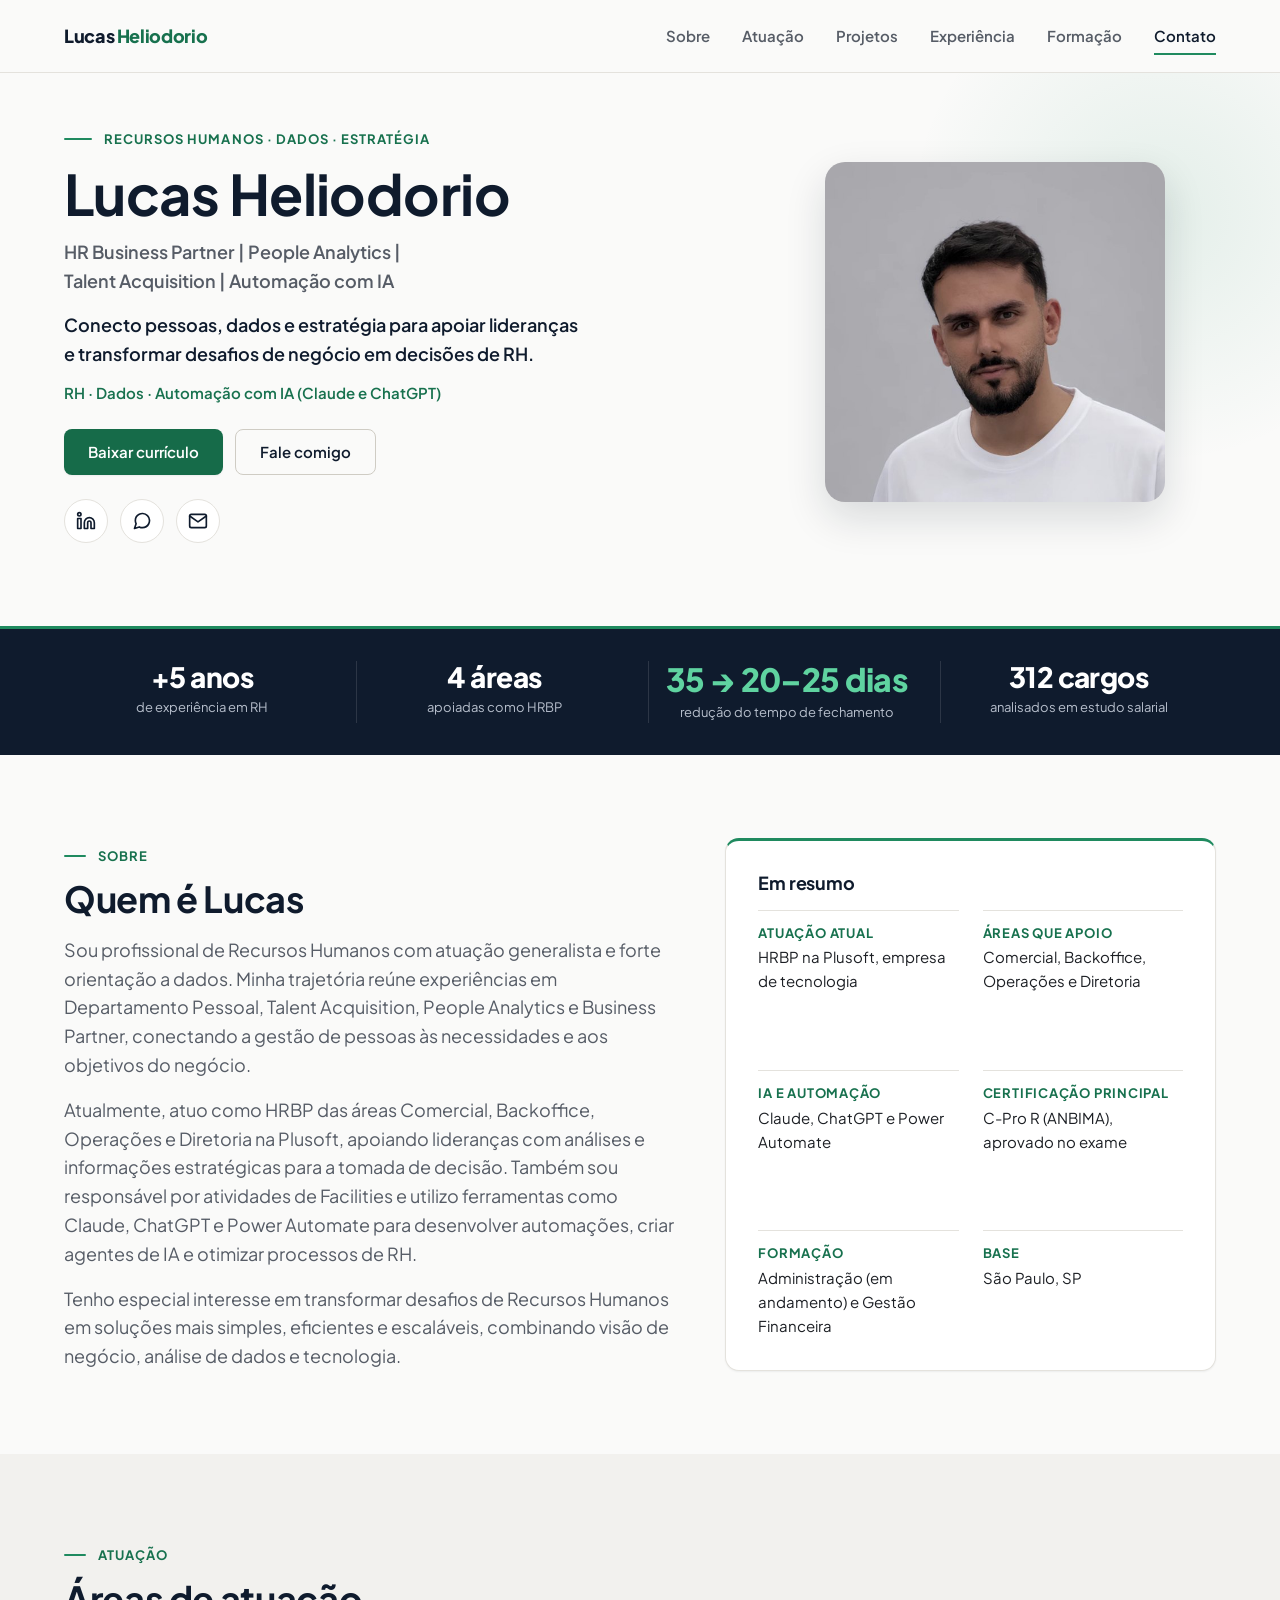
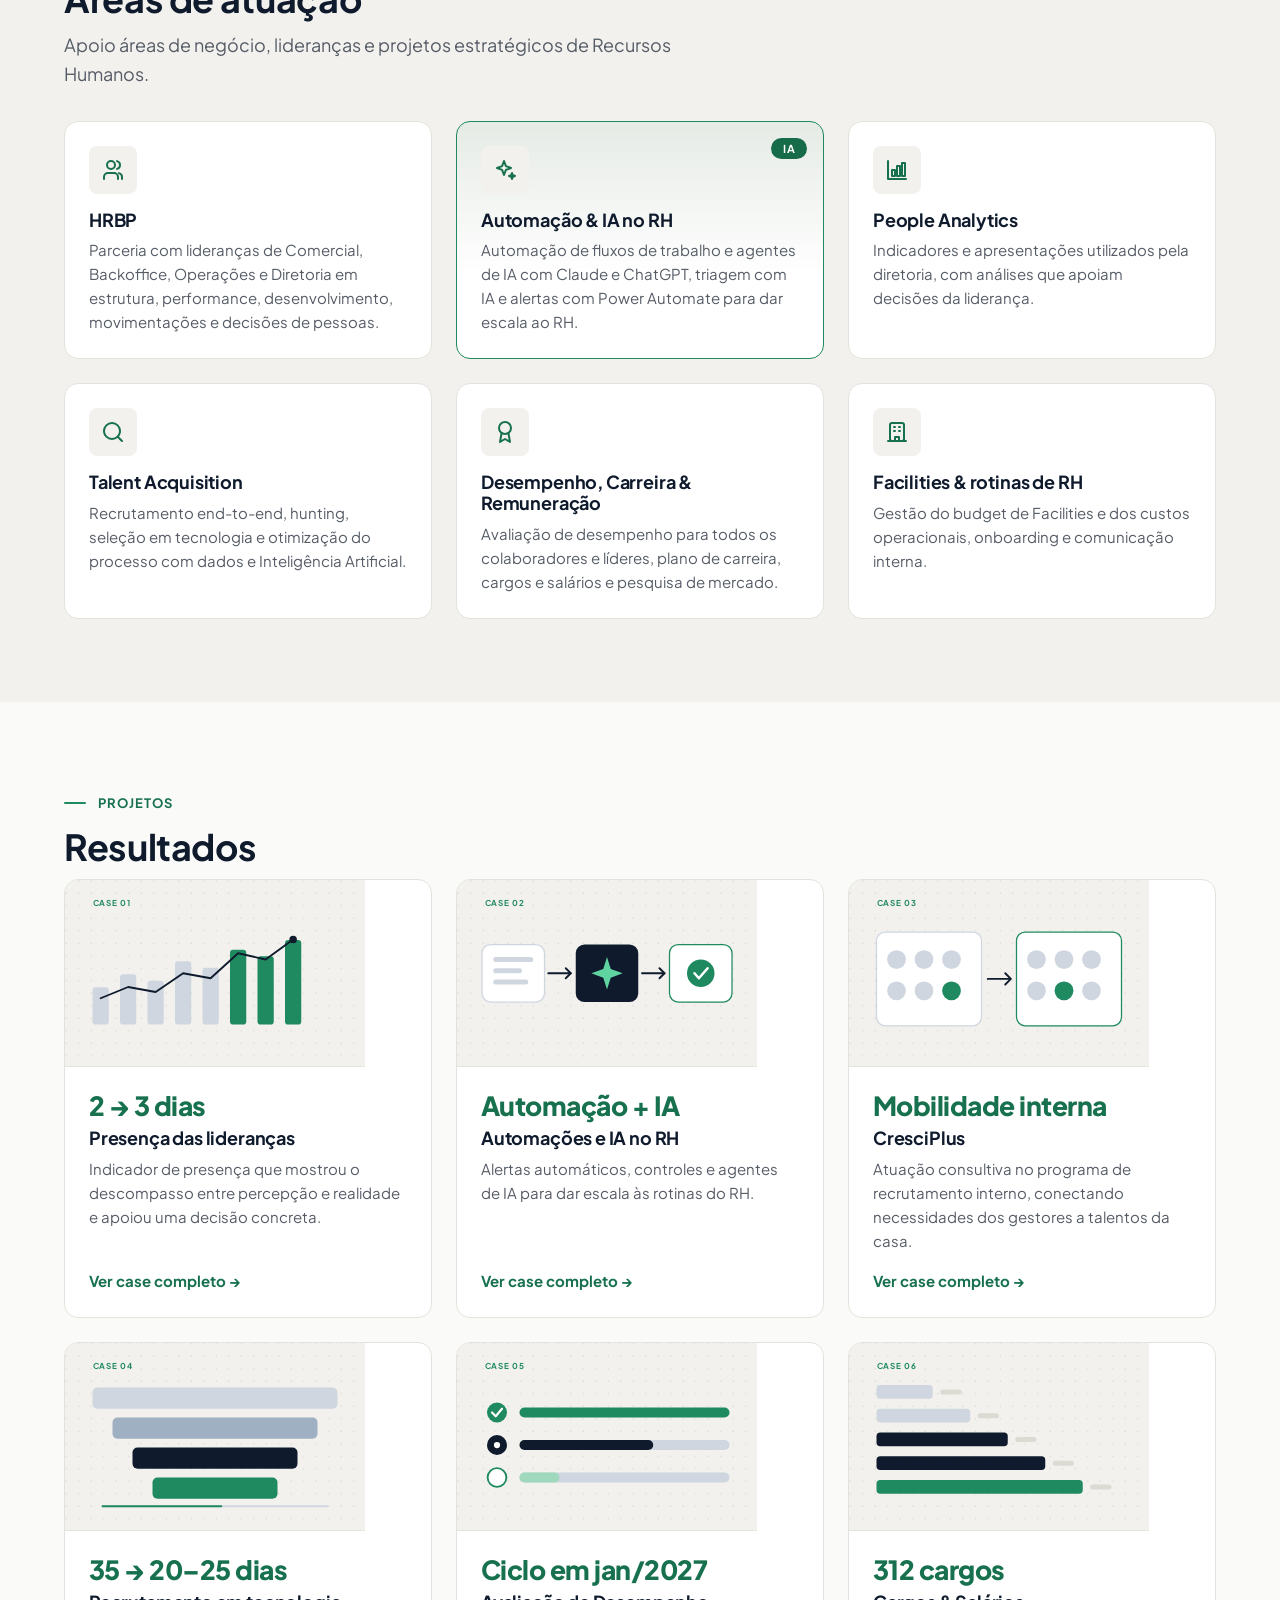
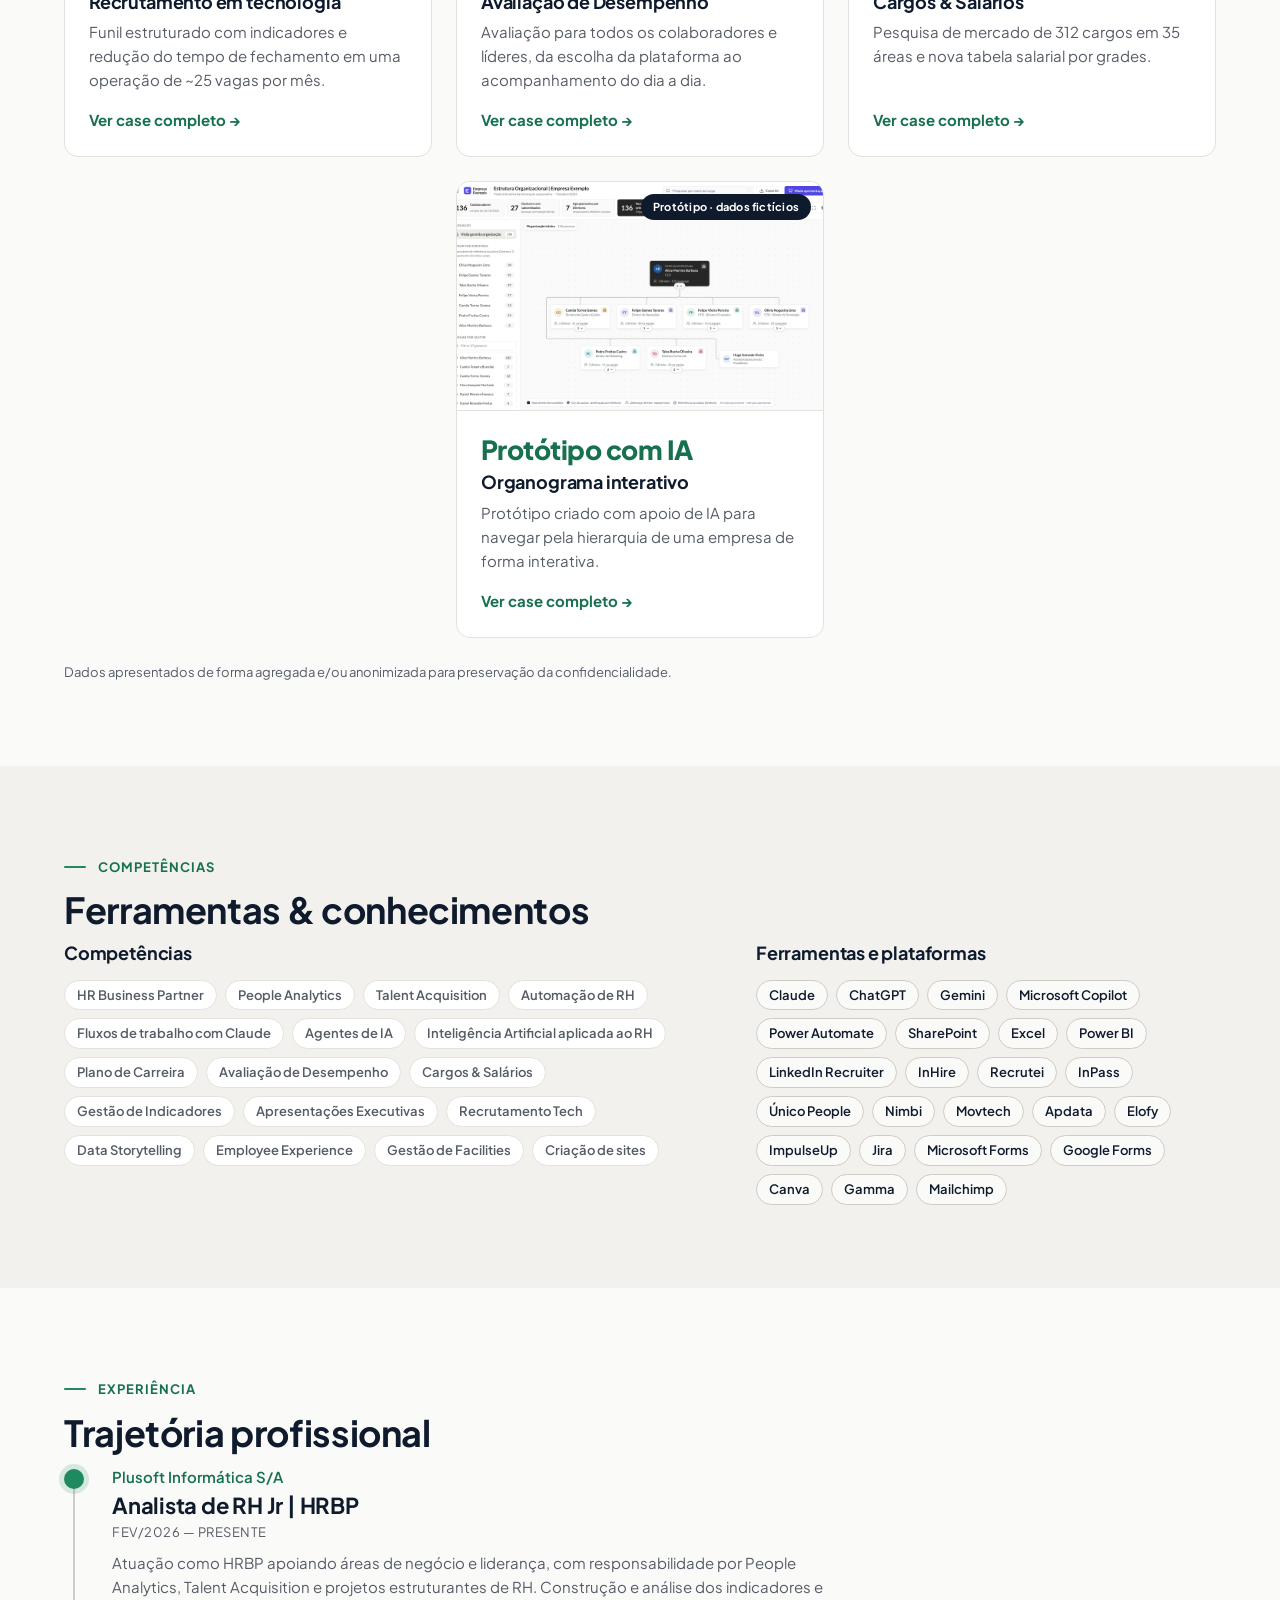
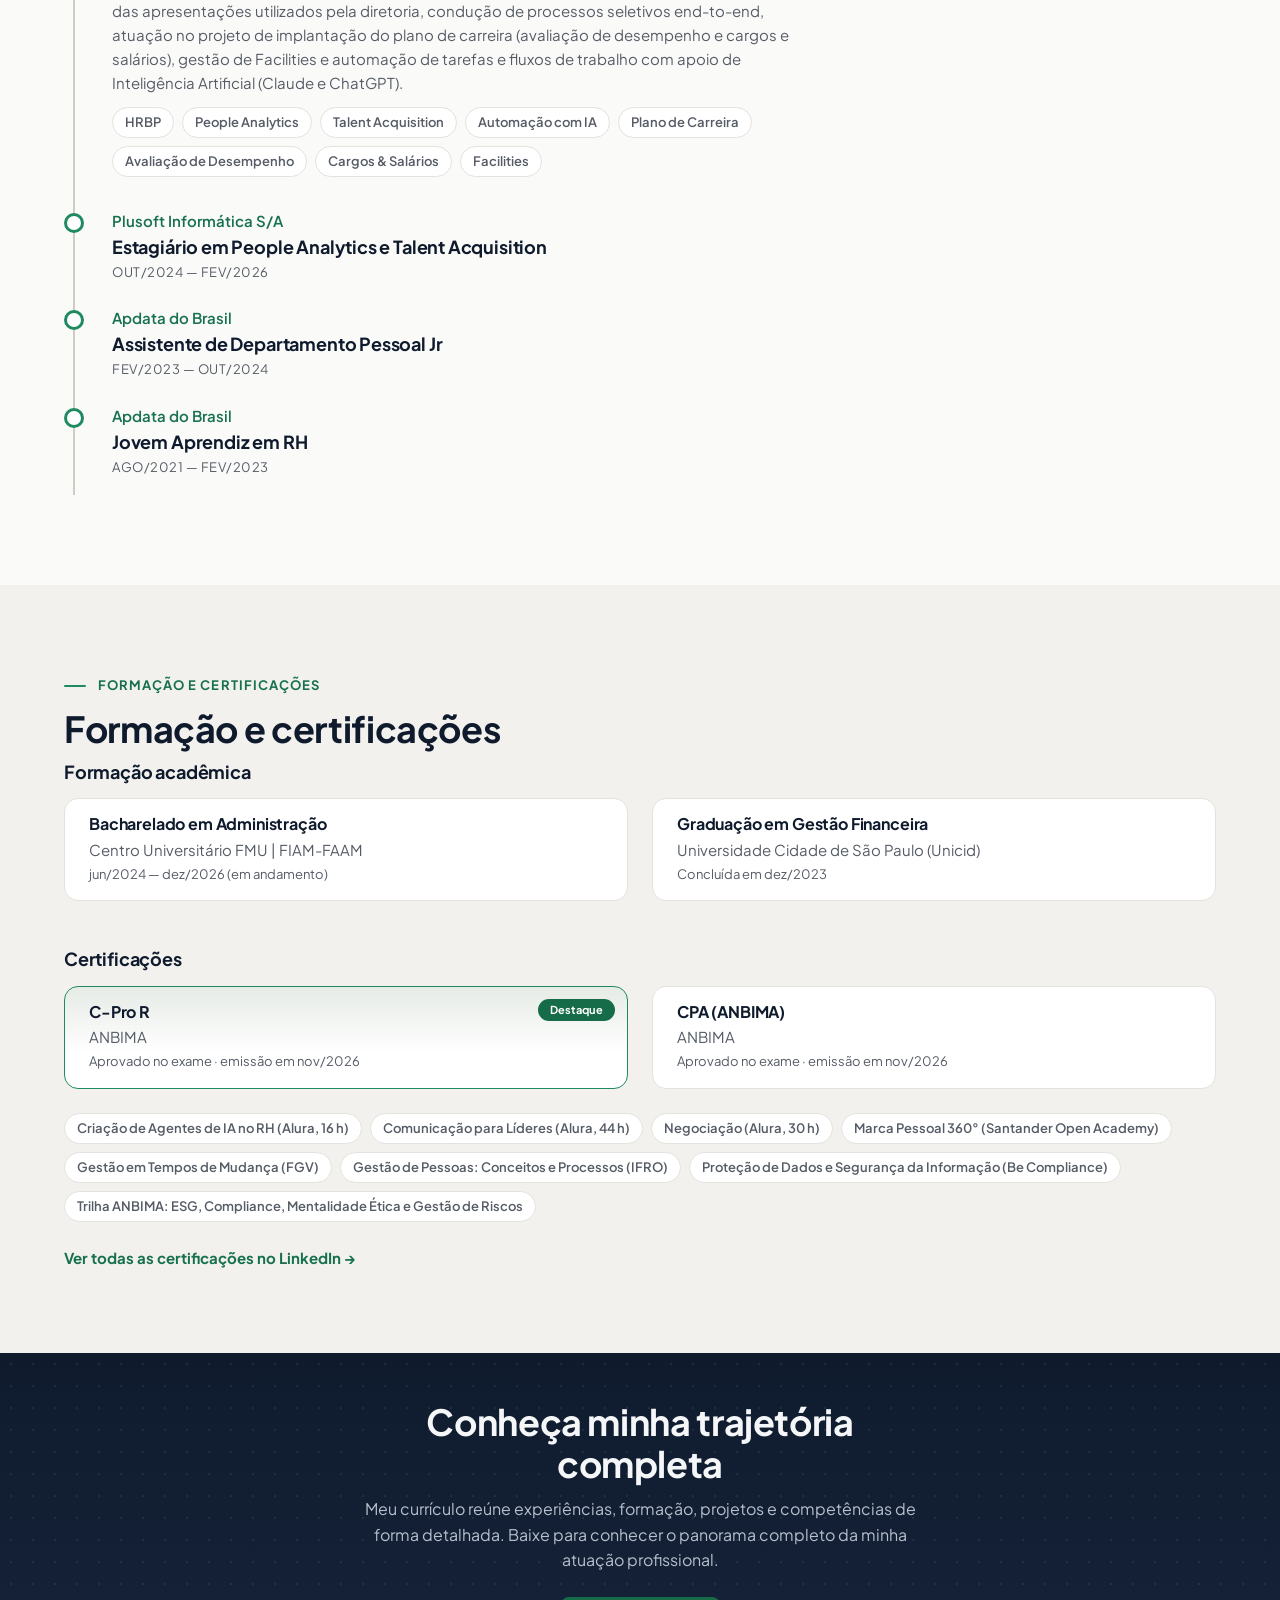
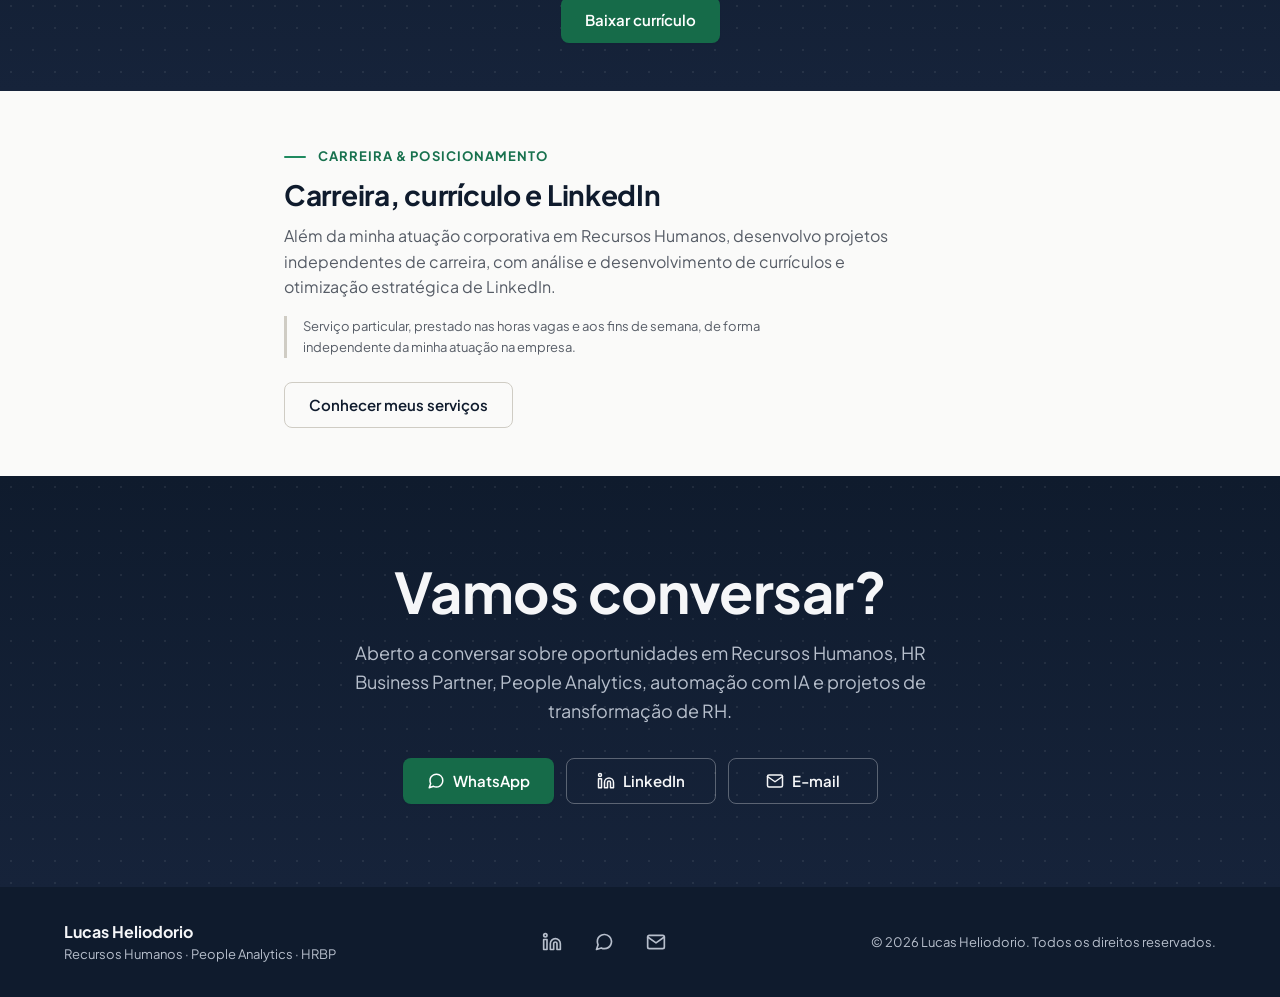
<file: index.html>
<!DOCTYPE html>
<html lang="pt-BR">
<head>
  <meta charset="UTF-8" />
  <meta name="viewport" content="width=device-width, initial-scale=1" />
  <title>Lucas Heliodorio | HR Business Partner, People Analytics &amp; IA no RH</title>
  <meta name="description" content="Profissional de Recursos Humanos com atuação em HR Business Partner, People Analytics, Talent Acquisition, dados, automação com IA e projetos estratégicos de RH." />
  <meta name="author" content="Lucas Heliodorio" />

  <link rel="canonical" href="https://portfolio.lucasheliodorio.com.br/" />
  <meta property="og:url" content="https://portfolio.lucasheliodorio.com.br/" />
  <meta property="og:image" content="https://portfolio.lucasheliodorio.com.br/assets/img/og-image.jpg" />
  <meta property="og:image:width" content="1200" />
  <meta property="og:image:height" content="630" />
  <meta name="twitter:image" content="https://portfolio.lucasheliodorio.com.br/assets/img/og-image.jpg" />

  <link rel="icon" type="image/svg+xml" href="./assets/img/favicon.svg" />

  <link rel="preconnect" href="https://fonts.googleapis.com" />
  <link rel="preconnect" href="https://fonts.gstatic.com" crossorigin />
  <link href="https://fonts.googleapis.com/css2?family=Plus+Jakarta+Sans:wght@400;500;600;700;800&display=swap" rel="stylesheet" />
  <link rel="stylesheet" href="./assets/css/style.css" />

  <meta property="og:type" content="website" />
  <meta property="og:locale" content="pt_BR" />
  <meta property="og:site_name" content="Lucas Heliodorio" />
  <meta property="og:title" content="Lucas Heliodorio | HR Business Partner, People Analytics &amp; IA no RH" />
  <meta property="og:description" content="Profissional de Recursos Humanos com atuação em HR Business Partner, People Analytics, Talent Acquisition, dados, automação com IA e projetos estratégicos de RH." />
  <meta name="twitter:card" content="summary_large_image" />
  <meta name="twitter:title" content="Lucas Heliodorio | HR Business Partner, People Analytics &amp; IA no RH" />
  <meta name="twitter:description" content="Profissional de Recursos Humanos com atuação em HR Business Partner, People Analytics, Talent Acquisition, dados, automação com IA e projetos estratégicos de RH." />

  <script type="application/ld+json">
  {
    "@context": "https://schema.org",
    "@type": "Person",
    "name": "Lucas Heliodorio",
    "jobTitle": "Analista de Recursos Humanos | HR Business Partner",
    "description": "Profissional de Recursos Humanos com atuação em HR Business Partner, People Analytics, Talent Acquisition e automação com IA.",
    "worksFor": { "@type": "Organization", "name": "Plusoft Informática S/A" },
    "email": "mailto:lucas.ranu@gmail.com",
    "sameAs": ["https://www.linkedin.com/in/lucasheliodorio"]
  }
  </script>
</head>
<body>
  <a class="skip-link" href="#conteudo-principal">Pular para o conteúdo</a>

  <header class="site-header">
    <div class="container header-inner">
      <a class="logo" href="#inicio" aria-label="Lucas Heliodorio, ir para o início">Lucas <span>Heliodorio</span></a>

      <nav class="nav-desktop" aria-label="Navegação principal">
        <ul>
          <li><a href="#sobre">Sobre</a></li>
          <li><a href="#atuacao">Atuação</a></li>
          <li><a href="#projetos">Projetos</a></li>
          <li><a href="#experiencia">Experiência</a></li>
          <li><a href="#formacao">Formação</a></li>
          <li><a href="#contato">Contato</a></li>
        </ul>
      </nav>

      <button id="nav-toggle" class="nav-toggle" type="button" aria-expanded="false" aria-controls="nav-mobile" aria-label="Abrir menu de navegação">
        <span class="nav-toggle-icon" aria-hidden="true"></span>
      </button>
    </div>
  </header>

  <!-- Fora do <header>: backdrop-filter no pai quebraria o position:fixed deste menu -->
  <nav id="nav-mobile" class="nav-mobile" aria-label="Navegação mobile">
    <ul>
      <li><a href="#sobre">Sobre</a></li>
      <li><a href="#atuacao">Atuação</a></li>
      <li><a href="#projetos">Projetos</a></li>
      <li><a href="#experiencia">Experiência</a></li>
      <li><a href="#formacao">Formação</a></li>
      <li><a href="#contato">Contato</a></li>
    </ul>
  </nav>

  <main id="conteudo-principal">

    <!-- Hero -->
    <section id="inicio" class="hero" aria-labelledby="hero-nome">
      <div class="container hero-grid">
        <div class="hero-text">
          <p id="hero-eyebrow" class="eyebrow"></p>
          <h1 id="hero-nome"></h1>
          <p id="hero-headline" class="hero-headline"></p>
          <p id="hero-frase" class="hero-support"></p>
          <p id="hero-linha" class="hero-line"></p>

          <div class="hero-actions">
            <a id="hero-cv" class="btn btn-primary" href="#" download>Baixar currículo</a>
            <a class="btn btn-secondary" href="#contato">Fale comigo</a>
          </div>

          <div class="hero-socials">
            <a id="hero-linkedin" class="social-icon" data-icon="linkedin" href="#" target="_blank" rel="noopener" aria-label="LinkedIn de Lucas Heliodorio"></a>
            <a id="hero-whatsapp" class="social-icon" data-icon="whatsapp" href="#" target="_blank" rel="noopener" aria-label="Conversar no WhatsApp"></a>
            <a id="hero-email" class="social-icon" data-icon="mail" href="#" aria-label="Enviar e-mail"></a>
          </div>
        </div>

        <div class="hero-photo-wrap">
          <img id="hero-foto" src="" alt="" width="600" height="600" fetchpriority="high" decoding="async" />
        </div>
      </div>
    </section>

    <!-- Indicadores -->
    <section class="stats" aria-label="Indicadores profissionais">
      <div class="container"><ul id="stats-list" class="stats-list"></ul></div>
    </section>

    <!-- Sobre -->
    <section id="sobre" aria-labelledby="sobre-titulo">
      <div class="container sobre-grid">
        <div class="sobre-main">
          <p class="eyebrow">Sobre</p>
          <h2 id="sobre-titulo" class="section-title">Quem é Lucas</h2>
          <div id="sobre-texto" class="about-text"></div>
        </div>
        <aside id="sobre-resumo" class="resumo-card" aria-labelledby="resumo-titulo">
          <h3 id="resumo-titulo"></h3>
          <dl id="resumo-lista"></dl>
        </aside>
      </div>
    </section>

    <!-- Atuação -->
    <section id="atuacao" class="section-alt" aria-labelledby="atuacao-titulo">
      <div class="container">
        <p class="eyebrow">Atuação</p>
        <h2 id="atuacao-titulo" class="section-title">Áreas de atuação</h2>
        <p id="atuacao-intro" class="section-lead"></p>
        <div id="atuacao-grid" class="grid grid-3"></div>
      </div>
    </section>

    <!-- Projetos -->
    <section id="projetos" aria-labelledby="projetos-titulo">
      <div class="container">
        <p class="eyebrow">Projetos</p>
        <h2 id="projetos-titulo" class="section-title">Resultados</h2>
        <div id="projetos-grid" class="grid grid-3"></div>
        <p id="projetos-aviso" class="fine-print"></p>
      </div>
    </section>

    <!-- Competências -->
    <section id="competencias" class="section-alt" aria-labelledby="competencias-titulo">
      <div class="container">
        <p class="eyebrow">Competências</p>
        <h2 id="competencias-titulo" class="section-title">Ferramentas &amp; conhecimentos</h2>
        <div class="skills-grid">
          <div>
            <h3 class="subsection-title">Competências</h3>
            <ul id="skills-areas" class="chips"></ul>
          </div>
          <div>
            <h3 class="subsection-title">Ferramentas e plataformas</h3>
            <ul id="skills-tools" class="chips"></ul>
          </div>
        </div>
      </div>
    </section>

    <!-- Experiência -->
    <section id="experiencia" aria-labelledby="experiencia-titulo">
      <div class="container">
        <p class="eyebrow">Experiência</p>
        <h2 id="experiencia-titulo" class="section-title">Trajetória profissional</h2>
        <div id="experiencia-timeline" class="timeline"></div>
      </div>
    </section>

    <!-- Formação e certificações -->
    <section id="formacao" class="section-alt" aria-labelledby="formacao-titulo">
      <div class="container">
        <p class="eyebrow">Formação e certificações</p>
        <h2 id="formacao-titulo" class="section-title">Formação e certificações</h2>

        <h3 class="subsection-title">Formação acadêmica</h3>
        <div id="formacao-grid" class="grid grid-2 block-gap"></div>

        <h3 class="subsection-title">Certificações</h3>
        <div id="certificacoes-grid" class="grid grid-2"></div>
        <ul id="outras-cert" class="chips" aria-label="Outras certificações"></ul>
        <p class="fine-print"><a id="cert-linkedin" class="text-link" href="#" target="_blank" rel="noopener">Ver todas as certificações no LinkedIn →</a></p>
      </div>
    </section>

    <!-- CTA currículo -->
    <section class="section-dark cv-cta" aria-labelledby="cv-titulo">
      <div class="container cv-cta-inner">
        <h2 id="cv-titulo"></h2>
        <p id="cv-texto"></p>
        <a id="curriculo-download" class="btn btn-primary" href="#" download>Baixar currículo</a>
      </div>
    </section>

    <!-- Serviços (complementar) -->
    <section id="servicos" class="servicos" aria-labelledby="servicos-titulo">
      <div class="container servicos-inner">
        <p id="servicos-eyebrow" class="eyebrow"></p>
        <h2 id="servicos-titulo" class="section-title"></h2>
        <p id="servicos-desc" class="section-lead"></p>
        <p id="servicos-aviso" class="servicos-note"></p>
        <a id="servicos-link" class="btn btn-secondary" href="#" target="_blank" rel="noopener"></a>
      </div>
    </section>

    <!-- Contato -->
    <section id="contato" class="section-dark contato" aria-labelledby="contato-titulo">
      <div class="container">
        <h2 id="contato-titulo"></h2>
        <p id="contato-texto"></p>
        <div class="contato-links">
          <a id="contato-whatsapp" class="btn btn-primary" href="#" target="_blank" rel="noopener"><span data-icon="whatsapp"></span>WhatsApp</a>
          <a id="contato-linkedin" class="btn btn-outline-light" href="#" target="_blank" rel="noopener"><span data-icon="linkedin"></span>LinkedIn</a>
          <a id="contato-email" class="btn btn-outline-light" href="#"><span data-icon="mail"></span>E-mail</a>
        </div>
      </div>
    </section>
  </main>

  <footer class="site-footer">
    <div class="container footer-inner">
      <div>
        <p class="footer-nome">Lucas Heliodorio</p>
        <p class="footer-tagline">Recursos Humanos · People Analytics · HRBP</p>
      </div>
      <div class="footer-socials">
        <a id="footer-linkedin" data-icon="linkedin" href="#" target="_blank" rel="noopener" aria-label="LinkedIn"></a>
        <a id="footer-whatsapp" data-icon="whatsapp" href="#" target="_blank" rel="noopener" aria-label="WhatsApp"></a>
        <a id="footer-email" data-icon="mail" href="#" aria-label="E-mail"></a>
      </div>
      <p class="footer-copy">&copy; <span id="footer-ano"></span> Lucas Heliodorio. Todos os direitos reservados.</p>
    </div>
  </footer>

  <!-- Modal de case -->
  <div id="projeto-modal" class="modal-overlay" role="dialog" aria-modal="true" aria-labelledby="projeto-modal-title" aria-hidden="true">
    <div class="modal">
      <button id="projeto-modal-close" class="modal-close" type="button" aria-label="Fechar case" data-icon="close"></button>
      <div id="projeto-modal-content"></div>
    </div>
  </div>

  <button id="back-to-top" class="back-to-top" type="button" aria-label="Voltar ao topo" data-icon="up" hidden></button>

  <script src="./assets/js/data.js"></script>
  <script src="./assets/js/main.js"></script>
</body>
</html>
</file>
<file: assets/css/style.css>
/* ============================================================
   TOKENS
   ============================================================ */
:root {
  --color-bg: #fafaf9;
  --color-bg-alt: #f2f1ee;
  --color-surface: #ffffff;
  --color-contrast: #0f1b2d;
  --color-contrast-2: #16233a;
  --color-text: #1c1f24;
  --color-text-muted: #565c66;
  --color-text-inverse: #f5f6f8;
  --color-text-inverse-muted: #b7bfcc;
  --color-accent: #1f8a5f;
  --color-accent-dark: #166b49;
  --color-accent-text: #17714e; /* verde com contraste AA sobre fundo claro */
  --color-border: #e4e2dd;
  --color-border-strong: #cfccc4;

  --font-base: "Plus Jakarta Sans", "Manrope", "Inter", system-ui, sans-serif;
  --fs-xs: 0.8125rem;
  --fs-sm: 0.9375rem;
  --fs-base: 1rem;
  --fs-md: 1.125rem;
  --fs-lg: 1.375rem;
  --fs-xl: 1.75rem;
  --fs-2xl: clamp(1.75rem, 1.2rem + 2vw, 2.25rem);
  --fs-3xl: clamp(2.25rem, 1.4rem + 3.4vw, 3.5rem);

  --space-1: 0.25rem; --space-2: 0.5rem; --space-3: 0.75rem; --space-4: 1rem;
  --space-5: 1.5rem; --space-6: 2rem; --space-7: 3rem; --space-8: 4.5rem;

  --section-pad: clamp(3rem, 2rem + 4vw, 5.5rem);
  --content-max: 1200px;
  --header-h: 72px;
  --radius-sm: 8px; --radius-md: 14px; --radius-lg: 20px;
  --shadow-sm: 0 1px 2px rgba(15, 27, 45, 0.06);
  --shadow-md: 0 8px 24px rgba(15, 27, 45, 0.08);
  --t-fast: 160ms ease; --t-base: 240ms ease;
}

/* ============================================================
   RESET / BASE
   ============================================================ */
*, *::before, *::after { box-sizing: border-box; }
html { scroll-behavior: smooth; scroll-padding-top: calc(var(--header-h) + 8px); -webkit-text-size-adjust: 100%; }
body, h1, h2, h3, h4, p, figure, dl, dd { margin: 0; }
img, svg { display: block; max-width: 100%; }
ul { list-style: none; margin: 0; padding: 0; }
a { color: inherit; text-decoration: none; }
button { font: inherit; color: inherit; background: none; border: none; cursor: pointer; padding: 0; }
[hidden] { display: none !important; }

body {
  font-family: var(--font-base);
  font-size: var(--fs-base);
  line-height: 1.6;
  color: var(--color-text);
  background: var(--color-bg);
  -webkit-font-smoothing: antialiased;
  overflow-x: hidden;
}

.container { width: 100%; max-width: var(--content-max); margin-inline: auto; padding-inline: var(--space-5); }
section { padding-block: var(--section-pad); }
h1, h2, h3 { line-height: 1.15; font-weight: 700; letter-spacing: -0.01em; }

.eyebrow {
  font-size: var(--fs-xs); font-weight: 700; letter-spacing: 0.08em; text-transform: uppercase;
  color: var(--color-accent-text); margin-bottom: var(--space-3);
}
.section-title { font-size: var(--fs-2xl); color: var(--color-contrast); margin-bottom: var(--space-3); }
.section-lead { max-width: 640px; color: var(--color-text-muted); font-size: var(--fs-md); margin-bottom: var(--space-6); }
.subsection-title { font-size: var(--fs-md); color: var(--color-contrast); margin-bottom: var(--space-4); }
.section-alt { background: var(--color-bg-alt); }
.section-dark { background: linear-gradient(180deg, var(--color-contrast), var(--color-contrast-2)); color: var(--color-text-inverse); }
.fine-print { font-size: var(--fs-xs); color: var(--color-text-muted); margin-top: var(--space-5); }
.block-gap { margin-bottom: var(--space-7); }

.skip-link {
  position: absolute; left: var(--space-4); top: -70px; z-index: 1000;
  background: var(--color-accent); color: #fff; padding: var(--space-3) var(--space-5);
  border-radius: var(--radius-sm); font-weight: 600; transition: top var(--t-fast);
}
.skip-link:focus { top: var(--space-4); }

a:focus-visible, button:focus-visible {
  outline: 3px solid var(--color-accent); outline-offset: 2px; border-radius: 4px;
}

/* ============================================================
   BOTÕES
   ============================================================ */
.btn {
  display: inline-flex; align-items: center; justify-content: center; gap: var(--space-2);
  min-height: 46px; padding: var(--space-3) var(--space-5); border-radius: var(--radius-sm);
  font-weight: 600; font-size: var(--fs-sm); line-height: 1.2; text-align: center;
  transition: transform var(--t-fast), background var(--t-fast), box-shadow var(--t-fast), border-color var(--t-fast), color var(--t-fast);
}
.btn svg { width: 18px; height: 18px; flex-shrink: 0; }
.btn-primary { background: var(--color-accent-dark); color: #fff; box-shadow: var(--shadow-sm); }
.btn-primary:hover { background: #125a3d; transform: translateY(-2px); box-shadow: var(--shadow-md); }
.btn-secondary { color: var(--color-contrast); border: 1.5px solid var(--color-border-strong); background: transparent; }
.btn-secondary:hover { border-color: var(--color-accent); color: var(--color-accent-text); transform: translateY(-2px); }
.btn-outline-light { color: var(--color-text-inverse); border: 1.5px solid rgba(255, 255, 255, 0.3); }
.btn-outline-light:hover { border-color: #fff; transform: translateY(-2px); }
.btn-sm { min-height: 44px; padding: var(--space-2) var(--space-4); }

/* ============================================================
   HEADER
   ============================================================ */
.site-header {
  position: sticky; top: 0; z-index: 100;
  background: rgba(250, 250, 249, 0.92); backdrop-filter: saturate(180%) blur(10px);
  border-bottom: 1px solid var(--color-border);
}
.header-inner { display: flex; align-items: center; justify-content: space-between; min-height: var(--header-h); }
.logo { font-weight: 800; font-size: var(--fs-md); letter-spacing: -0.02em; color: var(--color-contrast); }
.logo span { color: var(--color-accent-text); }

.nav-desktop { display: none; }
.nav-desktop ul { display: flex; gap: var(--space-6); }
.nav-desktop a { position: relative; font-size: var(--fs-sm); font-weight: 600; color: var(--color-text-muted); padding-block: var(--space-2); transition: color var(--t-fast); }
.nav-desktop a::after {
  content: ""; position: absolute; left: 0; right: 0; bottom: -2px; height: 2px;
  background: var(--color-accent); transform: scaleX(0); transition: transform var(--t-fast);
}
.nav-desktop a:hover, .nav-desktop a.is-active { color: var(--color-contrast); }
.nav-desktop a:hover::after, .nav-desktop a.is-active::after { transform: scaleX(1); }

.nav-toggle { display: flex; align-items: center; justify-content: center; width: 44px; height: 44px; border-radius: var(--radius-sm); }
.nav-toggle:hover { background: var(--color-bg-alt); }
.nav-toggle-icon, .nav-toggle-icon::before, .nav-toggle-icon::after {
  display: block; width: 22px; height: 2px; background: var(--color-contrast);
  transition: transform var(--t-fast), background var(--t-fast);
}
.nav-toggle-icon { position: relative; }
.nav-toggle-icon::before, .nav-toggle-icon::after { content: ""; position: absolute; left: 0; }
.nav-toggle-icon::before { top: -7px; }
.nav-toggle-icon::after { top: 7px; }
.nav-toggle[aria-expanded="true"] .nav-toggle-icon { background: transparent; }
.nav-toggle[aria-expanded="true"] .nav-toggle-icon::before { transform: translateY(7px) rotate(45deg); }
.nav-toggle[aria-expanded="true"] .nav-toggle-icon::after { transform: translateY(-7px) rotate(-45deg); }

.nav-mobile {
  position: fixed; inset: var(--header-h) 0 0 0; z-index: 99; background: var(--color-surface);
  transform: translateX(100%); visibility: hidden; overflow-y: auto;
  transition: transform var(--t-base), visibility 0s var(--t-base);
}
.nav-mobile.is-open { transform: translateX(0); visibility: visible; transition: transform var(--t-base); }
.nav-mobile ul { padding: var(--space-4) var(--space-5); }
.nav-mobile a { display: block; min-height: 56px; padding: var(--space-4) var(--space-2); font-size: var(--fs-lg); font-weight: 700; border-bottom: 1px solid var(--color-border); }
.nav-mobile a.is-active { color: var(--color-accent-text); }

@media (min-width: 1024px) {
  .nav-desktop { display: block; }
  .nav-toggle, .nav-mobile { display: none; }
}

/* ============================================================
   HERO
   ============================================================ */
.hero { padding-block: var(--space-6) var(--section-pad); }
.hero-grid { display: grid; gap: var(--space-6); align-items: center; }
.hero-photo-wrap {
  order: -1; width: clamp(150px, 42vw, 200px); aspect-ratio: 1; border-radius: 50%; overflow: hidden;
  border: 4px solid var(--color-surface); box-shadow: var(--shadow-md); background: var(--color-bg-alt);
}
.hero-photo-wrap img {
  width: 100%; height: 100%; object-fit: cover;
}
.hero h1 { font-size: var(--fs-3xl); color: var(--color-contrast); margin-bottom: var(--space-3); }
.hero-headline { font-size: var(--fs-md); font-weight: 600; color: var(--color-text-muted); margin-bottom: var(--space-4); }
.hero-support { font-size: var(--fs-md); font-weight: 600; color: var(--color-contrast); max-width: 560px; margin-bottom: var(--space-3); }
.hero-line { font-size: var(--fs-sm); color: var(--color-accent-text); font-weight: 600; margin-bottom: var(--space-5); }
.hero-actions { display: flex; flex-wrap: wrap; gap: var(--space-3); margin-bottom: var(--space-5); }
.hero-socials { display: flex; gap: var(--space-3); }
.social-icon {
  display: flex; align-items: center; justify-content: center; width: 44px; height: 44px; border-radius: 50%;
  background: var(--color-surface); border: 1px solid var(--color-border); color: var(--color-contrast);
  transition: transform var(--t-fast), border-color var(--t-fast), color var(--t-fast);
}
.social-icon:hover { transform: translateY(-2px); border-color: var(--color-accent); color: var(--color-accent-text); }
.social-icon svg { width: 20px; height: 20px; }

@media (min-width: 900px) {
  .hero { padding-block: var(--space-7) var(--section-pad); }
  .hero-grid { grid-template-columns: minmax(0, 1.2fr) minmax(0, 0.8fr); gap: var(--space-7); }
  .hero-photo-wrap { order: 0; width: clamp(260px, 30vw, 340px); justify-self: center; }
}

/* ============================================================
   INDICADORES
   ============================================================ */
.stats { padding-block: var(--space-6); background: var(--color-contrast); color: var(--color-text-inverse); }
.stats-list { display: grid; grid-template-columns: repeat(2, 1fr); gap: var(--space-5) var(--space-4); text-align: center; }
.stat strong { display: block; font-size: var(--fs-lg); color: #fff; letter-spacing: -0.02em; line-height: 1.15; }
.stat span { display: block; margin-top: var(--space-1); font-size: var(--fs-xs); color: var(--color-text-inverse-muted); }
.stat.is-main strong { color: #5fd3a0; }
@media (min-width: 900px) {
  .stats-list { grid-template-columns: repeat(4, 1fr); }
  .stat strong { font-size: var(--fs-xl); }
  .stat.is-main strong { font-size: 2rem; }
  .stat + .stat { border-left: 1px solid rgba(255, 255, 255, 0.12); }
}

/* ============================================================
   SOBRE
   ============================================================ */
.about-text { max-width: 720px; display: grid; gap: var(--space-4); font-size: var(--fs-md); color: var(--color-text-muted); }

/* ============================================================
   CARDS / GRID
   ============================================================ */
.grid { display: grid; gap: var(--space-5); grid-template-columns: minmax(0, 1fr); }
@media (min-width: 640px) { .grid-2, .grid-4, .grid-3 { grid-template-columns: repeat(2, minmax(0, 1fr)); } }
@media (min-width: 1024px) {
  .grid-3 { grid-template-columns: repeat(3, minmax(0, 1fr)); }
  .grid-4 { grid-template-columns: repeat(4, minmax(0, 1fr)); }
}
.card {
  background: var(--color-surface); border: 1px solid var(--color-border); border-radius: var(--radius-md);
  padding: var(--space-5); transition: transform var(--t-fast), box-shadow var(--t-fast), border-color var(--t-fast);
}
.card:hover { transform: translateY(-4px); box-shadow: var(--shadow-md); border-color: var(--color-border-strong); }
.card h3 { font-size: var(--fs-md); color: var(--color-contrast); margin-bottom: var(--space-2); }
.card p { color: var(--color-text-muted); font-size: var(--fs-sm); }

.atuacao-icon {
  width: 48px; height: 48px; display: flex; align-items: center; justify-content: center;
  border-radius: var(--radius-sm); background: var(--color-bg-alt); color: var(--color-accent-text);
  margin-bottom: var(--space-4); transition: background var(--t-fast), color var(--t-fast);
}
.card:hover .atuacao-icon { background: var(--color-accent-dark); color: #fff; }
.atuacao-icon svg { width: 24px; height: 24px; }

/* ============================================================
   PROJETOS
   ============================================================ */
.projeto-card { display: flex; flex-direction: column; padding: 0; overflow: hidden; text-align: left; width: 100%; }
.projeto-cover { aspect-ratio: 16 / 10; overflow: hidden; background: var(--color-bg-alt); border-bottom: 1px solid var(--color-border); }
.projeto-cover img, .cover, .cover svg { width: 100%; height: 100%; object-fit: cover; }
.projeto-cover img, .cover svg { transition: transform var(--t-base); }
.projeto-card:hover .projeto-cover img, .projeto-card:hover .cover svg { transform: scale(1.04); }
.projeto-body { padding: var(--space-5); display: flex; flex-direction: column; flex: 1; }
.projeto-stat { display: block; font-size: var(--fs-xl); font-weight: 800; color: var(--color-accent-text); letter-spacing: -0.02em; line-height: 1.1; margin-bottom: var(--space-2); }
.projeto-body h3 { margin-bottom: var(--space-2); }
.projeto-body p { margin-bottom: var(--space-4); }
.projeto-link { margin-top: auto; color: var(--color-accent-text); font-weight: 700; font-size: var(--fs-sm); }

/* Modal */
.modal-overlay {
  position: fixed; inset: 0; z-index: 200; background: rgba(15, 27, 45, 0.6);
  display: flex; align-items: flex-end; justify-content: center;
  opacity: 0; visibility: hidden; transition: opacity var(--t-base), visibility 0s var(--t-base);
}
.modal-overlay.is-open { opacity: 1; visibility: visible; transition: opacity var(--t-base); }
.modal {
  position: relative; background: var(--color-surface); width: 100%; max-width: 760px; max-height: 92vh; overflow-y: auto;
  border-radius: var(--radius-lg) var(--radius-lg) 0 0; padding: var(--space-5);
  transform: translateY(24px); transition: transform var(--t-base);
}
.modal-overlay.is-open .modal { transform: none; }
.modal-close {
  position: sticky; top: 0; float: right; z-index: 2; width: 44px; height: 44px; border-radius: 50%;
  display: flex; align-items: center; justify-content: center; background: var(--color-bg-alt); margin: 0 0 var(--space-3) var(--space-3);
}
.modal-close:hover { background: var(--color-border); }
.modal-close svg { width: 20px; height: 20px; }
.modal-cover { border-radius: var(--radius-md); overflow: hidden; margin-bottom: var(--space-5); aspect-ratio: 16 / 8; border: 1px solid var(--color-border); clear: both; }
.modal-cover img, .modal-cover .cover, .modal-cover svg { width: 100%; height: 100%; object-fit: cover; }
.modal h3 { font-size: var(--fs-xl); color: var(--color-contrast); margin-bottom: var(--space-5); }
.case-field { margin-bottom: var(--space-5); }
.case-field dt { font-size: var(--fs-xs); font-weight: 700; text-transform: uppercase; letter-spacing: 0.06em; color: var(--color-accent-text); margin-bottom: var(--space-1); }
.case-field dd { font-size: var(--fs-sm); color: var(--color-text); }
@media (min-width: 640px) {
  .modal-overlay { align-items: center; padding: var(--space-6); }
  .modal { border-radius: var(--radius-lg); padding: var(--space-6); }
}

/* ============================================================
   CHIPS / COMPETÊNCIAS
   ============================================================ */
.chips { display: flex; flex-wrap: wrap; gap: var(--space-2); }
.chips-sm { margin-top: var(--space-3); }
.tag {
  font-size: var(--fs-xs); font-weight: 600; line-height: 1.3; padding: 6px var(--space-3);
  border-radius: 999px; background: var(--color-surface); border: 1px solid var(--color-border); color: var(--color-text-muted);
}
.tag-tool { color: var(--color-contrast); background: var(--color-bg); border-color: var(--color-border-strong); }
.skills-grid { display: grid; gap: var(--space-6); }
@media (min-width: 900px) { .skills-grid { grid-template-columns: 1.4fr 1fr; gap: var(--space-7); } }
#outras-cert { margin-top: var(--space-5); }

/* ============================================================
   TIMELINE
   ============================================================ */
.timeline { position: relative; max-width: 760px; }
.timeline::before { content: ""; position: absolute; left: 9px; top: 6px; bottom: 6px; width: 2px; background: var(--color-border-strong); }
.timeline-item { position: relative; padding-left: var(--space-7); padding-bottom: var(--space-6); }
.timeline-item:last-child { padding-bottom: 0; }
.timeline-dot { position: absolute; left: 0; top: 4px; width: 20px; height: 20px; border-radius: 50%; background: var(--color-surface); border: 3px solid var(--color-accent); }
.timeline-item h3 { font-size: var(--fs-md); color: var(--color-contrast); }
.timeline-empresa { font-weight: 600; color: var(--color-accent-text); font-size: var(--fs-sm); margin-bottom: var(--space-1); }
.timeline-periodo { font-size: var(--fs-xs); color: var(--color-text-muted); text-transform: uppercase; letter-spacing: 0.04em; margin-top: var(--space-1); }
.timeline-desc { color: var(--color-text-muted); font-size: var(--fs-sm); margin-top: var(--space-2); }
.timeline-item.is-compact { padding-bottom: var(--space-5); }

/* ============================================================
   FORMAÇÃO / CERTIFICAÇÕES
   ============================================================ */
.cred-card { display: flex; flex-direction: column; padding: var(--space-4) var(--space-5); position: relative; }
.cred-card h3 { font-size: var(--fs-base); margin-bottom: var(--space-1); }
.cred-inst { margin-bottom: 2px; }
.cred-ano { font-size: var(--fs-xs) !important; }
.cred-card .btn { margin-top: var(--space-3); align-self: flex-start; }
.cred-card.is-destaque { border-color: var(--color-accent); background: linear-gradient(180deg, rgba(31, 138, 95, 0.07), #fff 70%); }
.cred-badge { position: absolute; top: var(--space-3); right: var(--space-3); background: var(--color-accent-dark); color: #fff; font-size: 0.6875rem; font-weight: 700; padding: 2px var(--space-3); border-radius: 999px; }

/* ============================================================
   CTA CURRÍCULO
   ============================================================ */
.cv-cta { padding-block: var(--space-7); text-align: center; }
.cv-cta-inner { max-width: 640px; }
.cv-cta h2 { font-size: var(--fs-2xl); margin-bottom: var(--space-3); }
.cv-cta p { color: var(--color-text-inverse-muted); margin-bottom: var(--space-5); }

/* ============================================================
   SERVIÇOS (complementar)
   ============================================================ */
.servicos { padding-block: var(--space-7); }
.servicos-inner { max-width: 760px; }
.servicos .section-title { font-size: var(--fs-xl); }
.servicos .section-lead { font-size: var(--fs-base); margin-bottom: var(--space-4); }
.servicos-note {
  font-size: var(--fs-xs); color: var(--color-text-muted); border-left: 3px solid var(--color-border-strong);
  padding-left: var(--space-4); margin-bottom: var(--space-5); max-width: 560px;
}

/* ============================================================
   CONTATO / FOOTER
   ============================================================ */
.contato { text-align: center; }
.contato h2 { font-size: var(--fs-3xl); margin-bottom: var(--space-4); }
.contato p { color: var(--color-text-inverse-muted); font-size: var(--fs-md); max-width: 600px; margin: 0 auto var(--space-6); }
.contato-links { display: flex; flex-wrap: wrap; justify-content: center; gap: var(--space-3); }
.contato-links .btn { min-width: 150px; }

.site-footer { background: var(--color-contrast); color: var(--color-text-inverse-muted); padding-block: var(--space-6); }
.footer-inner { display: flex; flex-direction: column; gap: var(--space-4); align-items: center; text-align: center; }
.footer-nome { color: var(--color-text-inverse); font-weight: 700; }
.footer-tagline, .footer-copy { font-size: var(--fs-xs); }
.footer-socials { display: flex; gap: var(--space-2); }
.footer-socials a { display: flex; align-items: center; justify-content: center; width: 44px; height: 44px; color: var(--color-text-inverse-muted); transition: color var(--t-fast); }
.footer-socials a:hover { color: #5fd3a0; }
.footer-socials svg { width: 20px; height: 20px; }
@media (min-width: 900px) { .footer-inner { flex-direction: row; justify-content: space-between; text-align: left; } }

/* ============================================================
   VOLTAR AO TOPO
   ============================================================ */
.back-to-top {
  position: fixed; right: var(--space-4); bottom: var(--space-4); z-index: 90; width: 44px; height: 44px; border-radius: 50%;
  display: flex; align-items: center; justify-content: center; background: var(--color-contrast); color: #fff;
  box-shadow: var(--shadow-md); transition: background var(--t-fast), transform var(--t-fast);
}
.back-to-top:hover { background: var(--color-accent-dark); transform: translateY(-2px); }
.back-to-top svg { width: 20px; height: 20px; }

/* ============================================================
   ANIMAÇÃO DE ENTRADA
   ============================================================ */
.reveal { opacity: 0; transform: translateY(14px); transition: opacity 500ms ease, transform 500ms ease; }
.reveal.is-visible { opacity: 1; transform: none; }

@media (prefers-reduced-motion: reduce) {
  html { scroll-behavior: auto; }
  *, *::before, *::after { animation-duration: 0.001ms !important; transition-duration: 0.001ms !important; }
  .reveal { opacity: 1; transform: none; }
}

/* ---- Cases: 5 cards centralizados, selo, imagens reais, galeria ---- */
#projetos-grid { display: flex; flex-wrap: wrap; justify-content: center; }
#projetos-grid > .projeto-card { flex: 0 1 100%; }
@media (min-width: 640px) { #projetos-grid > .projeto-card { flex-basis: calc((100% - var(--space-5)) / 2); } }
@media (min-width: 1024px) { #projetos-grid > .projeto-card { flex-basis: calc((100% - 2 * var(--space-5)) / 3); } }
.projeto-cover { position: relative; }
.projeto-cover img { object-position: top center; }
.projeto-badge {
  position: absolute; top: var(--space-3); right: var(--space-3); padding: 4px var(--space-3); border-radius: 999px;
  background: var(--color-contrast); color: #fff; font-size: 0.6875rem; font-weight: 700; letter-spacing: 0.02em;
}
.modal-cover.has-image { aspect-ratio: auto; }
.modal-cover.has-image img { height: auto; object-fit: contain; }
.tag-note { display: inline-block; margin-bottom: var(--space-3); background: var(--color-bg-alt); }
.case-figure { margin: var(--space-5) 0 0; }
.case-figure img { width: 100%; height: auto; border: 1px solid var(--color-border); border-radius: var(--radius-md); }
.case-figure figcaption { margin-top: var(--space-2); font-size: var(--fs-xs); color: var(--color-text-muted); }

/* ============================================================
   ACABAMENTO VISUAL (discreto, mantém a identidade)
   ============================================================ */
/* Header ganha sombra suave ao rolar */
.site-header { transition: box-shadow var(--t-base), background var(--t-base); }
.site-header.is-scrolled { box-shadow: 0 4px 18px rgba(15, 27, 45, 0.07); }

/* Eyebrow com traço de destaque */
.eyebrow { display: inline-flex; align-items: center; gap: var(--space-3); }
.eyebrow::before { content: ""; width: 22px; height: 2px; border-radius: 2px; background: var(--color-accent); }
.hero .eyebrow::before { width: 28px; }

/* Hero: fundo suave e anel na foto */
.hero { position: relative; overflow: hidden; }
.hero::before {
  content: ""; position: absolute; z-index: 0; right: -140px; top: -120px; width: 520px; height: 520px; border-radius: 50%;
  background: radial-gradient(circle at 50% 50%, rgba(31, 138, 95, 0.10), rgba(31, 138, 95, 0) 68%);
  pointer-events: none;
}
.hero-grid { position: relative; z-index: 1; }
.hero-photo-wrap { position: relative; overflow: hidden; border: 0; border-radius: var(--radius-lg); background: var(--color-bg-alt); box-shadow: 0 16px 40px rgba(15, 27, 45, 0.14); }
.hero-photo-wrap img { border-radius: 0; border: 0; box-shadow: none; }

/* Indicadores */
.stats { position: relative; border-top: 3px solid var(--color-accent); }
.stat strong { font-weight: 800; }

/* Seções escuras com textura de pontos */
.section-dark.contato, .section-dark.cv-cta {
  background-image: radial-gradient(rgba(255, 255, 255, 0.07) 1px, transparent 1.2px), linear-gradient(180deg, var(--color-contrast), var(--color-contrast-2));
  background-size: 22px 22px, auto;
}

/* Cards: realce discreto no hover e entrada escalonada */
.card { position: relative; }
.atuacao-icon { transition: background var(--t-fast), color var(--t-fast), transform var(--t-fast); }
.card:hover .atuacao-icon { transform: scale(1.06); }
.projeto-card:hover { border-color: var(--color-accent); }
.projeto-link { display: inline-flex; gap: 6px; transition: gap var(--t-fast); }
.projeto-card:hover .projeto-link { gap: 10px; }
.grid > .reveal:nth-child(2), .stats-list > .reveal:nth-child(2) { transition-delay: 70ms; }
.grid > .reveal:nth-child(3) { transition-delay: 140ms; }
.grid > .reveal:nth-child(4) { transition-delay: 210ms; }

/* Cases: contraste da capa e indicador */
.projeto-cover { border-bottom-color: var(--color-border); }
.projeto-stat { font-size: 1.65rem; }

/* Linha do tempo: cargo atual em destaque */
.timeline-item:first-child .timeline-dot { background: var(--color-accent); box-shadow: 0 0 0 5px rgba(31, 138, 95, 0.16); }
.timeline-item:first-child h3 { font-size: var(--fs-lg); }

/* Chips com hover discreto */
.tag { transition: border-color var(--t-fast), color var(--t-fast); }
.chips .tag:hover { border-color: var(--color-accent); color: var(--color-contrast); }

@media (max-width: 899px) {
  .hero::before { right: -220px; top: -80px; width: 420px; height: 420px; }
}

/* Card em destaque (automação com IA) */
.card.is-destaque { border-color: var(--color-accent); background: linear-gradient(180deg, rgba(31, 138, 95, 0.06), #fff 65%); }
.card-badge {
  position: absolute; top: var(--space-4); right: var(--space-4); background: var(--color-accent-dark); color: #fff;
  font-size: 0.6875rem; font-weight: 700; letter-spacing: 0.04em; padding: 2px var(--space-3); border-radius: 999px;
}

.hero-headline, .hero-support, .section-title { text-wrap: balance; }

/* ---- Sobre: texto + cartão de resumo ---- */
.sobre-grid { display: grid; gap: var(--space-6); }
.resumo-card {
  background: var(--color-surface); border: 1px solid var(--color-border); border-top: 3px solid var(--color-accent);
  border-radius: var(--radius-md); padding: var(--space-5); box-shadow: var(--shadow-sm);
}
.resumo-card h3 { font-size: var(--fs-md); color: var(--color-contrast); margin-bottom: var(--space-4); }
.resumo-item + .resumo-item { border-top: 1px solid var(--color-border); margin-top: var(--space-4); padding-top: var(--space-4); }
.resumo-item dt { font-size: var(--fs-xs); font-weight: 700; text-transform: uppercase; letter-spacing: 0.06em; color: var(--color-accent-text); margin-bottom: 2px; }
.resumo-item dd { font-size: var(--fs-sm); color: var(--color-text); }
@media (min-width: 900px) {
  .sobre-grid { grid-template-columns: minmax(0, 1.25fr) minmax(0, 1fr); gap: var(--space-7); align-items: start; }
}

.text-link { color: var(--color-accent-text); font-weight: 700; font-size: var(--fs-sm); }
.text-link:hover { text-decoration: underline; }

/* ---- Sobre: colunas alinhadas (topo e base) ---- */
.sobre-main .section-title { margin-bottom: var(--space-4); }
.resumo-card { display: flex; flex-direction: column; }
#resumo-lista { display: grid; grid-template-columns: minmax(0, 1fr); gap: var(--space-4); flex: 1; align-content: space-between; }
.resumo-item, .resumo-item + .resumo-item { margin-top: 0; border-top: 1px solid var(--color-border); padding-top: var(--space-3); }
@media (min-width: 560px) { #resumo-lista { grid-template-columns: repeat(2, minmax(0, 1fr)); gap: var(--space-5) var(--space-5); } }
@media (min-width: 900px) {
  .sobre-grid { align-items: stretch; }
  .resumo-card { padding: var(--space-6); }
}
</file>
